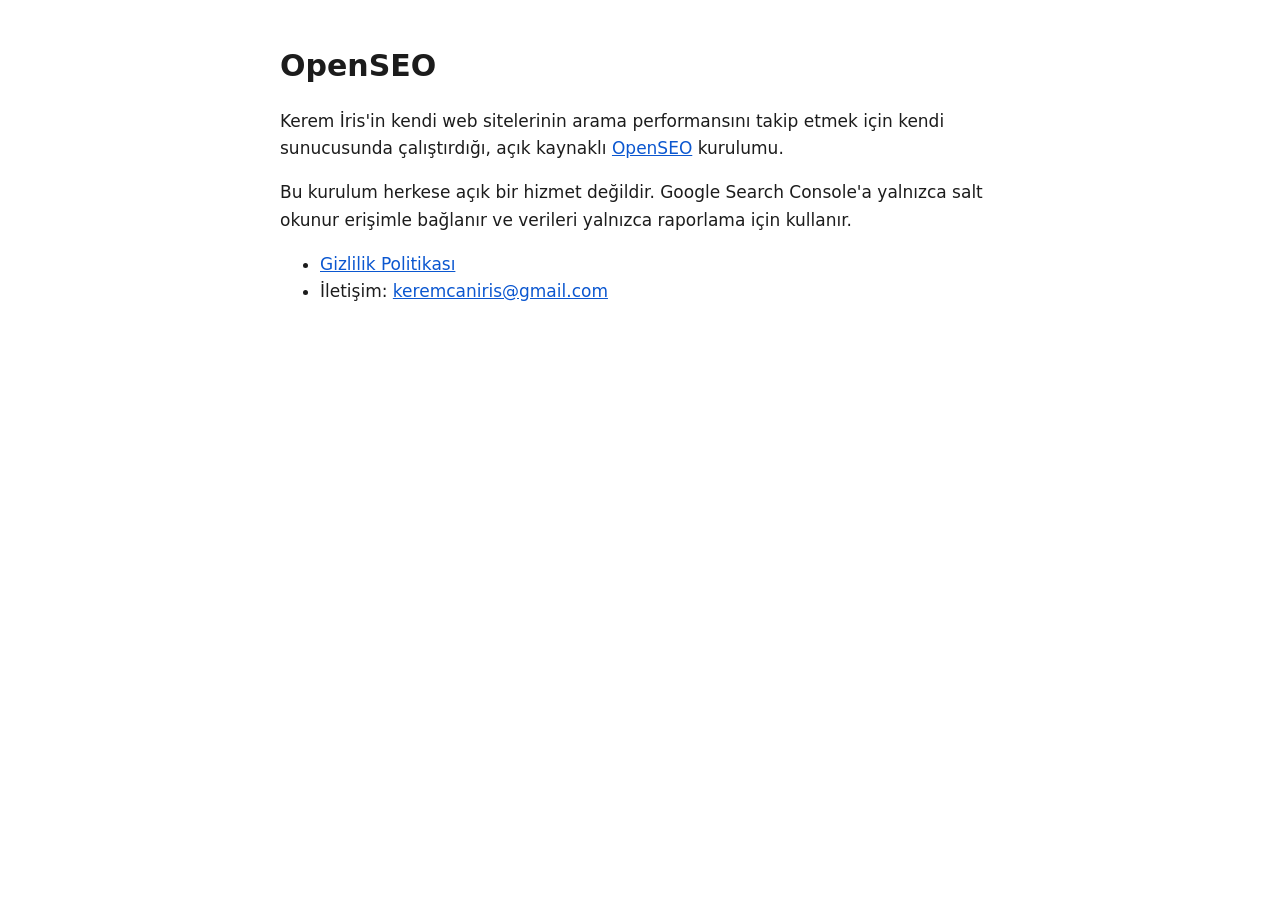
<file: index.html>
<!doctype html>
<html lang="tr">
<head>
  <meta charset="utf-8">
  <meta name="viewport" content="width=device-width,initial-scale=1">
  <title>OpenSEO (kendi sunucumuz)</title>
  <link rel="stylesheet" href="style.css">
</head>
<body>
  <main>
    <h1>OpenSEO</h1>
    <p>Kerem İris'in kendi web sitelerinin arama performansını takip etmek için kendi sunucusunda çalıştırdığı, açık kaynaklı <a href="https://github.com/every-app/open-seo">OpenSEO</a> kurulumu.</p>
    <p>Bu kurulum herkese açık bir hizmet değildir. Google Search Console'a yalnızca salt okunur erişimle bağlanır ve verileri yalnızca raporlama için kullanır.</p>
    <ul>
      <li><a href="privacy.html">Gizlilik Politikası</a></li>
      <li>İletişim: <a href="mailto:keremcaniris@gmail.com">keremcaniris@gmail.com</a></li>
    </ul>
  </main>
</body>
</html>
</file>
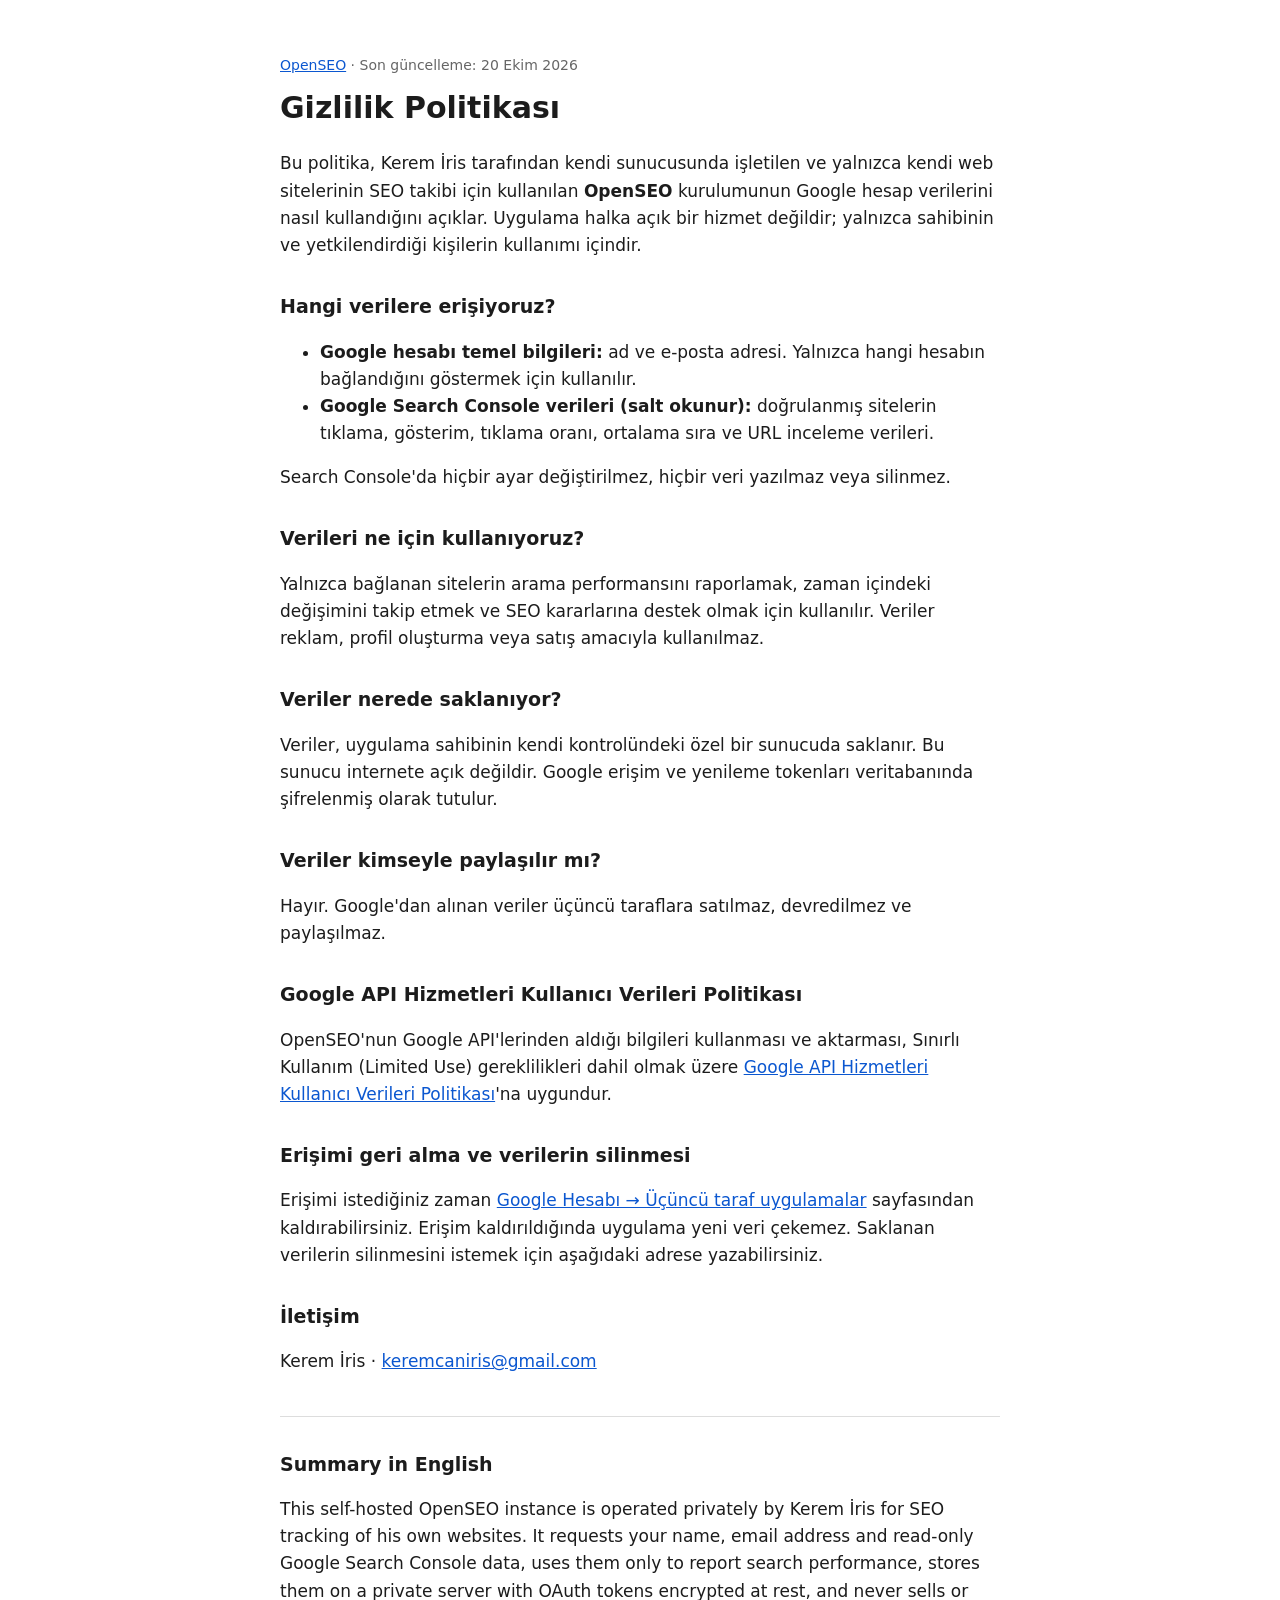
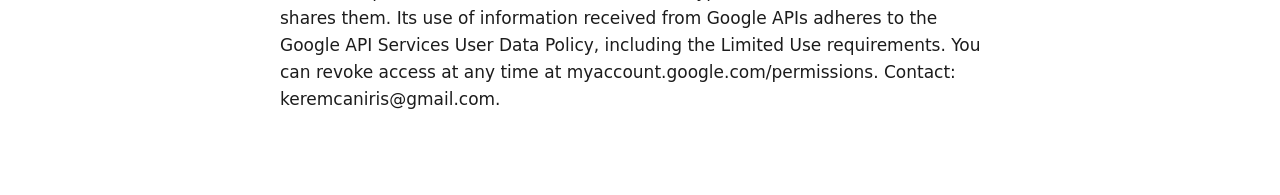
<file: privacy.html>
<!doctype html>
<html lang="tr">
<head>
  <meta charset="utf-8">
  <meta name="viewport" content="width=device-width,initial-scale=1">
  <title>Gizlilik Politikası · OpenSEO (kendi sunucumuz)</title>
  <link rel="stylesheet" href="style.css">
</head>
<body>
  <main>
    <p class="muted"><a href="./">OpenSEO</a> · Son güncelleme: 20 Ekim 2026</p>
    <h1>Gizlilik Politikası</h1>

    <p>Bu politika, Kerem İris tarafından kendi sunucusunda işletilen ve yalnızca kendi web sitelerinin SEO takibi için kullanılan <strong>OpenSEO</strong> kurulumunun Google hesap verilerini nasıl kullandığını açıklar. Uygulama halka açık bir hizmet değildir; yalnızca sahibinin ve yetkilendirdiği kişilerin kullanımı içindir.</p>

    <h2>Hangi verilere erişiyoruz?</h2>
    <ul>
      <li><strong>Google hesabı temel bilgileri:</strong> ad ve e-posta adresi. Yalnızca hangi hesabın bağlandığını göstermek için kullanılır.</li>
      <li><strong>Google Search Console verileri (salt okunur):</strong> doğrulanmış sitelerin tıklama, gösterim, tıklama oranı, ortalama sıra ve URL inceleme verileri.</li>
    </ul>
    <p>Search Console'da hiçbir ayar değiştirilmez, hiçbir veri yazılmaz veya silinmez.</p>

    <h2>Verileri ne için kullanıyoruz?</h2>
    <p>Yalnızca bağlanan sitelerin arama performansını raporlamak, zaman içindeki değişimini takip etmek ve SEO kararlarına destek olmak için kullanılır. Veriler reklam, profil oluşturma veya satış amacıyla kullanılmaz.</p>

    <h2>Veriler nerede saklanıyor?</h2>
    <p>Veriler, uygulama sahibinin kendi kontrolündeki özel bir sunucuda saklanır. Bu sunucu internete açık değildir. Google erişim ve yenileme tokenları veritabanında şifrelenmiş olarak tutulur.</p>

    <h2>Veriler kimseyle paylaşılır mı?</h2>
    <p>Hayır. Google'dan alınan veriler üçüncü taraflara satılmaz, devredilmez ve paylaşılmaz.</p>

    <h2>Google API Hizmetleri Kullanıcı Verileri Politikası</h2>
    <p>OpenSEO'nun Google API'lerinden aldığı bilgileri kullanması ve aktarması, Sınırlı Kullanım (Limited Use) gereklilikleri dahil olmak üzere <a href="https://developers.google.com/terms/api-services-user-data-policy">Google API Hizmetleri Kullanıcı Verileri Politikası</a>'na uygundur.</p>

    <h2>Erişimi geri alma ve verilerin silinmesi</h2>
    <p>Erişimi istediğiniz zaman <a href="https://myaccount.google.com/permissions">Google Hesabı → Üçüncü taraf uygulamalar</a> sayfasından kaldırabilirsiniz. Erişim kaldırıldığında uygulama yeni veri çekemez. Saklanan verilerin silinmesini istemek için aşağıdaki adrese yazabilirsiniz.</p>

    <h2>İletişim</h2>
    <p>Kerem İris · <a href="mailto:keremcaniris@gmail.com">keremcaniris@gmail.com</a></p>

    <hr>
    <h2 lang="en">Summary in English</h2>
    <p lang="en">This self-hosted OpenSEO instance is operated privately by Kerem İris for SEO tracking of his own websites. It requests your name, email address and read-only Google Search Console data, uses them only to report search performance, stores them on a private server with OAuth tokens encrypted at rest, and never sells or shares them. Its use of information received from Google APIs adheres to the Google API Services User Data Policy, including the Limited Use requirements. You can revoke access at any time at myaccount.google.com/permissions. Contact: keremcaniris@gmail.com.</p>
  </main>
</body>
</html>
</file>
<file: style.css>
:root { --bg: #ffffff; --fg: #1c1c1c; --muted: #666; --link: #0b57d0; }
@media (prefers-color-scheme: dark) {
  :root { --bg: #121212; --fg: #e8e8e8; --muted: #9a9a9a; --link: #8ab4f8; }
}
body { margin: 0; background: var(--bg); color: var(--fg); font: 17px/1.6 system-ui, -apple-system, "Segoe UI", sans-serif; }
main { max-width: 720px; margin: 0 auto; padding: 40px 16px 64px; }
h1 { font-size: 30px; line-height: 1.2; margin: 8px 0 24px; }
h2 { font-size: 19px; margin: 32px 0 8px; }
a { color: var(--link); }
.muted { color: var(--muted); font-size: 14px; }
hr { border: 0; border-top: 1px solid color-mix(in srgb, var(--fg) 15%, transparent); margin: 40px 0 0; }
</file>
